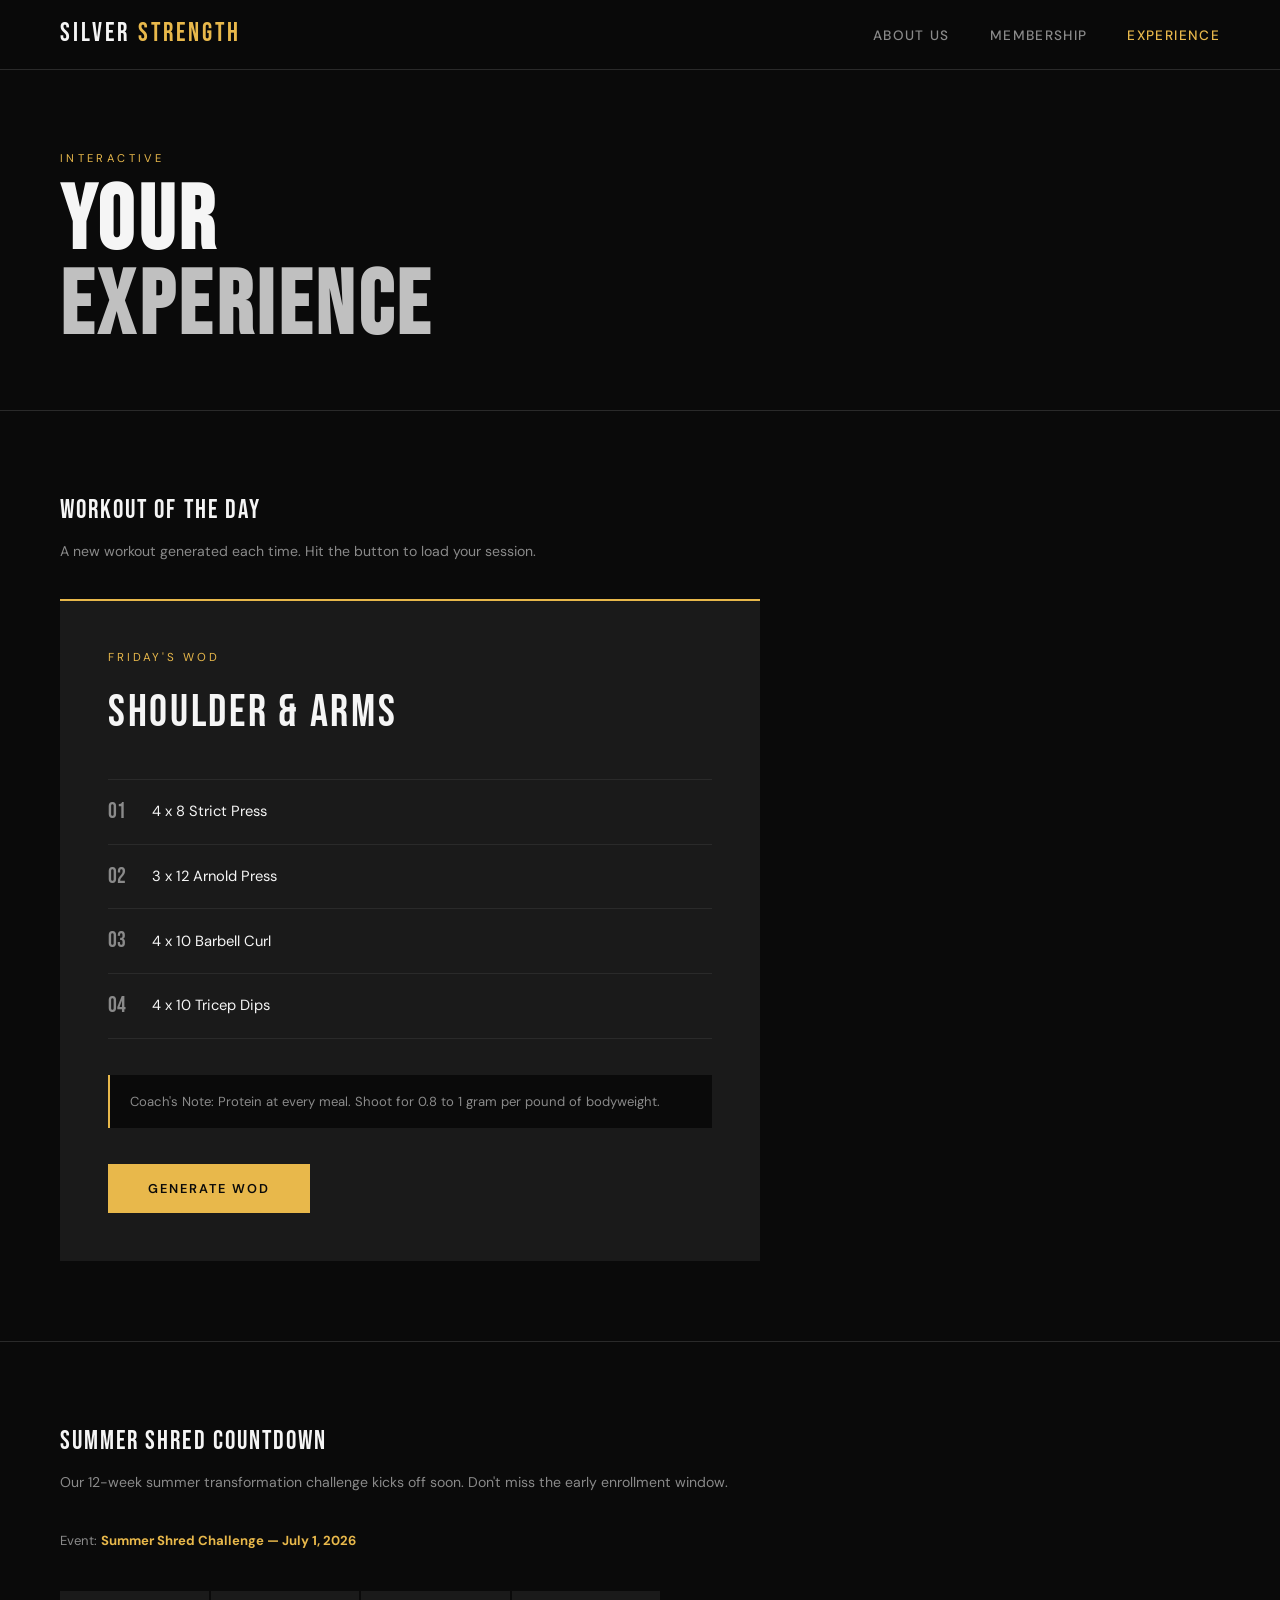
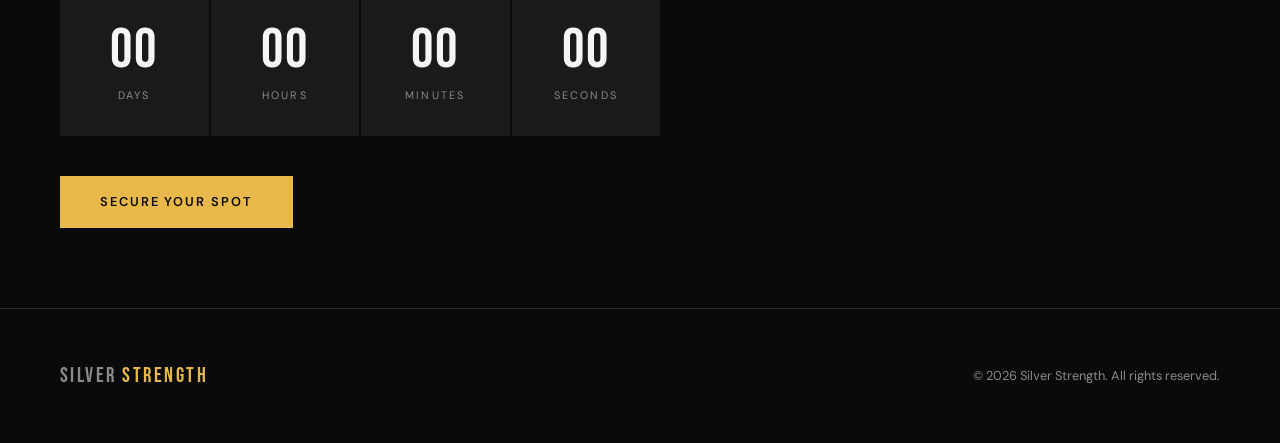
<file: creativity.html>
<!DOCTYPE html>
<html lang="en">
<head>
  <meta charset="UTF-8">
  <meta name="viewport" content="width=device-width, initial-scale=1.0">
  <title>Silver Strength — Experience</title>
  <link rel="stylesheet" href="styles.css">
</head>
<body>

  <nav>
    <a href="index.html" class="nav-logo">SILVER <span>STRENGTH</span></a>
    <ul class="nav-links">
      <li><a href="index.html">About Us</a></li>
      <li><a href="membership.html">Membership</a></li>
      <li><a href="creativity.html" class="active">Experience</a></li>
    </ul>
  </nav>

  <main>
    <div class="page-hero">
      <p class="section-label">Interactive</p>
      <h1>YOUR<br><em>EXPERIENCE</em></h1>
    </div>

    <div class="creativity-section">
      <p class="feature-title">Workout of the Day</p>
      <p class="feature-desc">A new workout generated each time. Hit the button to load your session.</p>

      <div class="wod-box" id="wodBox">
        <p class="wod-day" id="wodDay">Today's WOD</p>
        <p class="wod-name" id="wodName">Load Your Workout</p>
        <ul class="wod-exercises" id="wodList">
          <li><span class="ex-num">—</span>Press the button below to generate today's session.</li>
        </ul>
        <div class="wod-tip" id="wodTip">Your coaching tip will appear here.</div>
        <button class="btn" onclick="generateWOD()">Generate WOD</button>
      </div>
    </div>

    <div class="creativity-section">
      <p class="feature-title">Summer Shred Countdown</p>
      <p class="feature-desc">Our 12-week summer transformation challenge kicks off soon. Don't miss the early enrollment window.</p>

      <div class="event-label">Event: <strong id="eventName">Summer Shred Challenge — July 1, 2026</strong></div>

      <div class="countdown-grid">
        <div class="countdown-unit">
          <div class="cd-num" id="cdDays">--</div>
          <div class="cd-label">Days</div>
        </div>
        <div class="countdown-unit">
          <div class="cd-num" id="cdHours">--</div>
          <div class="cd-label">Hours</div>
        </div>
        <div class="countdown-unit">
          <div class="cd-num" id="cdMins">--</div>
          <div class="cd-label">Minutes</div>
        </div>
        <div class="countdown-unit">
          <div class="cd-num" id="cdSecs">--</div>
          <div class="cd-label">Seconds</div>
        </div>
      </div>

      <a href="membership.html" class="btn" style="margin-top: 20px; display: inline-block;">Secure Your Spot</a>
    </div>
  </main>

  <footer>
    <div class="footer-logo">SILVER <span>STRENGTH</span></div>
    <p>&copy; 2026 Silver Strength. All rights reserved.</p>
  </footer>

  <script src="scripts.js"></script>

</body>
</html>
</file>
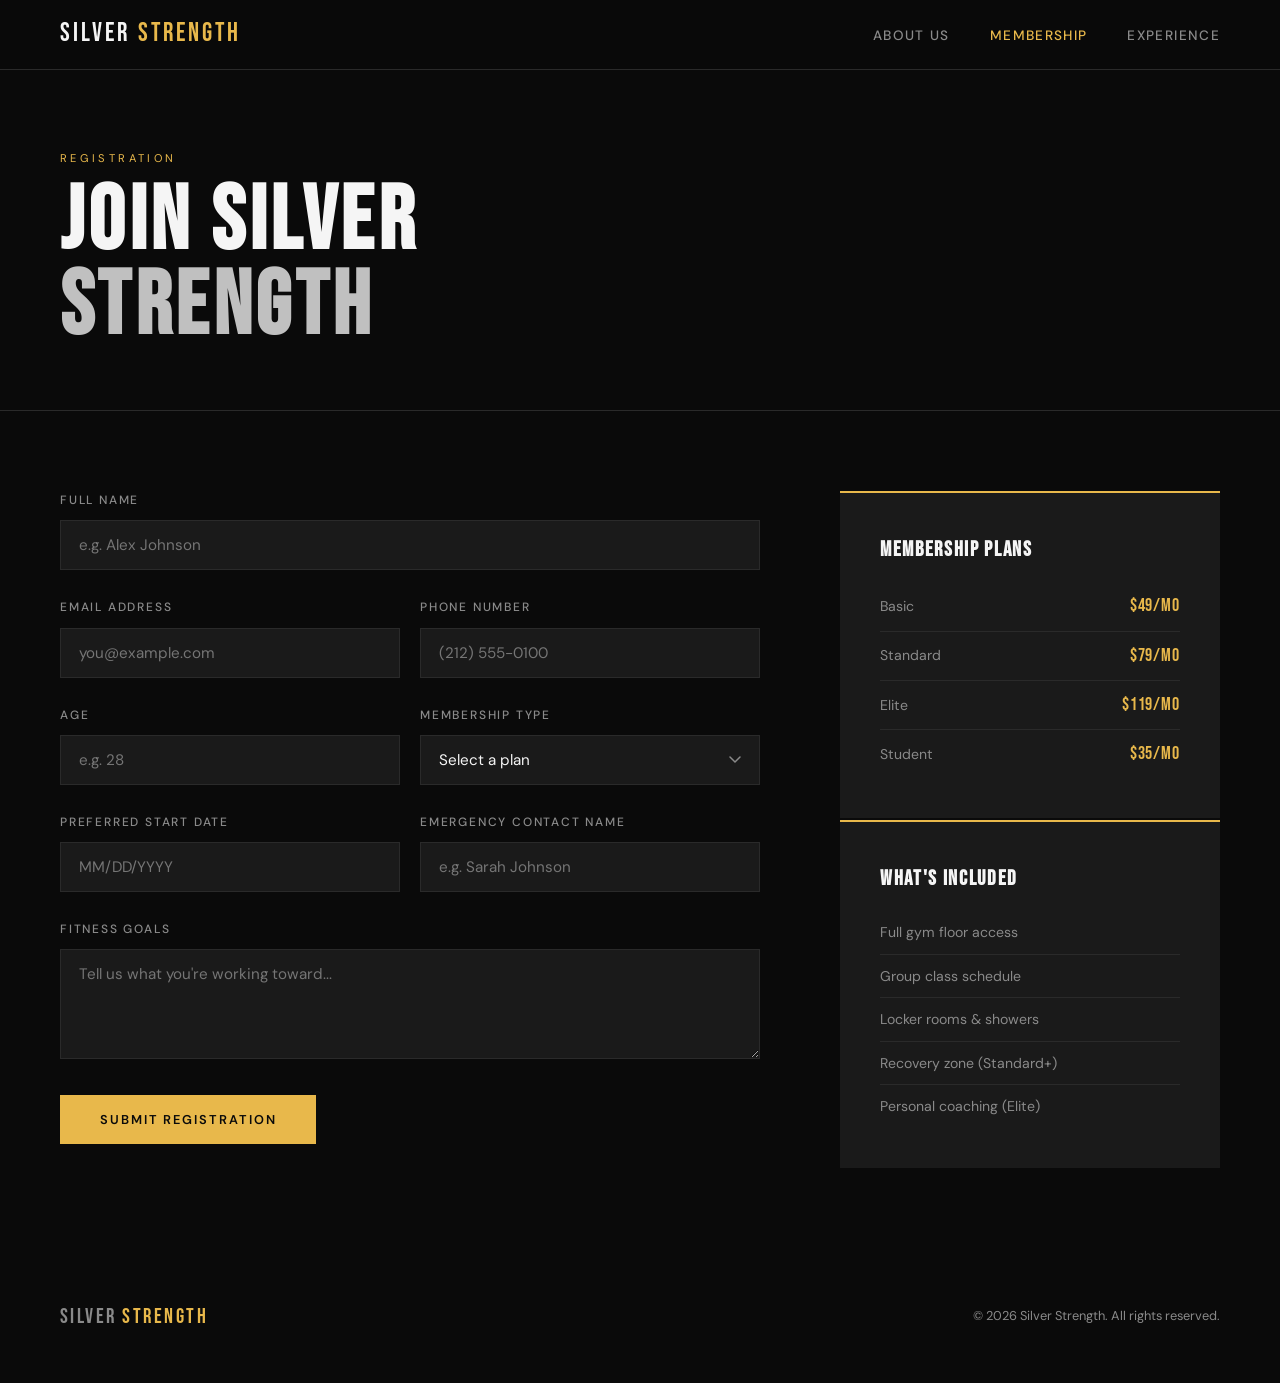
<file: membership.html>
<!DOCTYPE html>
<html lang="en">
<head>
  <meta charset="UTF-8">
  <meta name="viewport" content="width=device-width, initial-scale=1.0">
  <title>Silver Strength — Membership</title>
  <link rel="stylesheet" href="styles.css">
</head>
<body>

  <nav>
    <a href="index.html" class="nav-logo">SILVER <span>STRENGTH</span></a>
    <ul class="nav-links">
      <li><a href="index.html">About Us</a></li>
      <li><a href="membership.html" class="active">Membership</a></li>
      <li><a href="creativity.html">Experience</a></li>
    </ul>
  </nav>

  <main>
    <div class="page-hero">
      <p class="section-label">Registration</p>
      <h1>JOIN SILVER<br><em>STRENGTH</em></h1>
    </div>

    <div class="form-section">
      <div class="form-layout">
        <div>
          <div class="success-banner" id="successBanner">
            Your registration was submitted. Welcome to Silver Strength — we'll be in touch shortly.
          </div>

          <div class="form-group">
            <label for="fullName">Full Name</label>
            <input type="text" id="fullName" placeholder="e.g. Alex Johnson">
            <span class="error-msg" id="fullNameError">Please enter your full name.</span>
          </div>

          <div class="form-row">
            <div class="form-group">
              <label for="email">Email Address</label>
              <input type="text" id="email" placeholder="you@example.com">
              <span class="error-msg" id="emailError">Enter a valid email address.</span>
            </div>
            <div class="form-group">
              <label for="phone">Phone Number</label>
              <input type="text" id="phone" placeholder="(212) 555-0100">
              <span class="error-msg" id="phoneError">Enter a valid US phone number.</span>
            </div>
          </div>

          <div class="form-row">
            <div class="form-group">
              <label for="age">Age</label>
              <input type="text" id="age" placeholder="e.g. 28">
              <span class="error-msg" id="ageError">Age must be between 16 and 99.</span>
            </div>
            <div class="form-group">
              <label for="membershipType">Membership Type</label>
              <select id="membershipType">
                <option value="">Select a plan</option>
                <option value="basic">Basic — $49/mo</option>
                <option value="standard">Standard — $79/mo</option>
                <option value="elite">Elite — $119/mo</option>
                <option value="student">Student — $35/mo</option>
              </select>
              <span class="error-msg" id="membershipTypeError">Please select a membership plan.</span>
            </div>
          </div>

          <div class="form-row">
            <div class="form-group">
              <label for="startDate">Preferred Start Date</label>
              <input type="text" id="startDate" placeholder="MM/DD/YYYY">
              <span class="error-msg" id="startDateError">Enter a valid date (MM/DD/YYYY).</span>
            </div>
            <div class="form-group">
              <label for="emergencyContact">Emergency Contact Name</label>
              <input type="text" id="emergencyContact" placeholder="e.g. Sarah Johnson">
              <span class="error-msg" id="emergencyContactError">Please provide an emergency contact.</span>
            </div>
          </div>

          <div class="form-group">
            <label for="fitnessGoals">Fitness Goals</label>
            <textarea id="fitnessGoals" placeholder="Tell us what you're working toward..."></textarea>
            <span class="error-msg" id="fitnessGoalsError">Please describe your fitness goals.</span>
          </div>

          <button class="btn" onclick="validateForm()">Submit Registration</button>
        </div>

        <div class="form-sidebar">
          <div class="sidebar-box">
            <h3>Membership Plans</h3>
            <ul>
              <li>Basic <span class="price">$49/mo</span></li>
              <li>Standard <span class="price">$79/mo</span></li>
              <li>Elite <span class="price">$119/mo</span></li>
              <li>Student <span class="price">$35/mo</span></li>
            </ul>
          </div>
          <div class="sidebar-box">
            <h3>What's Included</h3>
            <ul>
              <li>Full gym floor access</li>
              <li>Group class schedule</li>
              <li>Locker rooms & showers</li>
              <li>Recovery zone (Standard+)</li>
              <li>Personal coaching (Elite)</li>
            </ul>
          </div>
        </div>
      </div>
    </div>
  </main>

  <footer>
    <div class="footer-logo">SILVER <span>STRENGTH</span></div>
    <p>&copy; 2026 Silver Strength. All rights reserved.</p>
  </footer>

  <script src="scripts.js"></script>

</body>
</html>
</file>
<file: styles.css>
@import url('https://fonts.googleapis.com/css2?family=Bebas+Neue&family=DM+Sans:wght@300;400;500;600&display=swap');

:root {
  --black: #0a0a0a;
  --dark: #111111;
  --card: #1a1a1a;
  --silver: #c0c0c0;
  --silver-dim: #8a8a8a;
  --white: #f5f5f5;
  --accent: #e8b84b;
  --accent-dim: #c9952a;
  --border: #2a2a2a;
}

* {
  margin: 0;
  padding: 0;
  box-sizing: border-box;
}

html {
  scroll-behavior: smooth;
}

body {
  background-color: var(--black);
  color: var(--white);
  font-family: 'DM Sans', sans-serif;
  font-weight: 400;
  line-height: 1.6;
}

nav {
  position: fixed;
  top: 0;
  left: 0;
  right: 0;
  z-index: 100;
  display: flex;
  align-items: center;
  justify-content: space-between;
  padding: 0 60px;
  height: 70px;
  background: rgba(10, 10, 10, 0.95);
  border-bottom: 1px solid var(--border);
  backdrop-filter: blur(10px);
}

.nav-logo {
  font-family: 'Bebas Neue', sans-serif;
  font-size: 1.6rem;
  letter-spacing: 0.12em;
  color: var(--white);
  text-decoration: none;
}

.nav-logo span {
  color: var(--accent);
}

.nav-links {
  display: flex;
  gap: 40px;
  list-style: none;
}

.nav-links a {
  color: var(--silver-dim);
  text-decoration: none;
  font-size: 0.85rem;
  font-weight: 500;
  letter-spacing: 0.1em;
  text-transform: uppercase;
  transition: color 0.2s;
}

.nav-links a:hover,
.nav-links a.active {
  color: var(--accent);
}

main {
  padding-top: 70px;
}

.hero {
  height: 92vh;
  display: flex;
  flex-direction: column;
  justify-content: center;
  padding: 0 60px;
  border-bottom: 1px solid var(--border);
  position: relative;
  overflow: hidden;
}

.hero::before {
  content: 'SS';
  position: absolute;
  right: -20px;
  top: 50%;
  transform: translateY(-50%);
  font-family: 'Bebas Neue', sans-serif;
  font-size: 40vw;
  color: rgba(255,255,255,0.02);
  pointer-events: none;
  line-height: 1;
}

.hero-label {
  font-size: 0.75rem;
  letter-spacing: 0.25em;
  text-transform: uppercase;
  color: var(--accent);
  margin-bottom: 24px;
}

.hero h1 {
  font-family: 'Bebas Neue', sans-serif;
  font-size: clamp(5rem, 12vw, 11rem);
  line-height: 0.9;
  letter-spacing: 0.04em;
  color: var(--white);
  margin-bottom: 32px;
}

.hero h1 em {
  font-style: normal;
  color: var(--silver);
}

.hero-sub {
  max-width: 480px;
  color: var(--silver-dim);
  font-size: 1rem;
  line-height: 1.7;
  margin-bottom: 48px;
}

.btn {
  display: inline-block;
  padding: 16px 40px;
  background: var(--accent);
  color: var(--black);
  font-size: 0.8rem;
  font-weight: 600;
  letter-spacing: 0.15em;
  text-transform: uppercase;
  text-decoration: none;
  transition: background 0.2s, transform 0.2s;
  cursor: pointer;
  border: none;
  font-family: 'DM Sans', sans-serif;
}

.btn:hover {
  background: var(--accent-dim);
  transform: translateY(-1px);
}

.btn-outline {
  background: transparent;
  border: 1px solid var(--silver-dim);
  color: var(--white);
  margin-left: 16px;
}

.btn-outline:hover {
  background: var(--card);
  border-color: var(--white);
  transform: translateY(-1px);
}

section {
  padding: 100px 60px;
  border-bottom: 1px solid var(--border);
}

.section-label {
  font-size: 0.7rem;
  letter-spacing: 0.3em;
  text-transform: uppercase;
  color: var(--accent);
  margin-bottom: 16px;
}

.section-title {
  font-family: 'Bebas Neue', sans-serif;
  font-size: clamp(2.5rem, 5vw, 4rem);
  letter-spacing: 0.05em;
  color: var(--white);
  margin-bottom: 48px;
  line-height: 1;
}

.section-title em {
  font-style: normal;
  color: var(--silver);
}

.two-col {
  display: grid;
  grid-template-columns: 1fr 1fr;
  gap: 80px;
  align-items: center;
}

.three-col {
  display: grid;
  grid-template-columns: repeat(3, 1fr);
  gap: 2px;
}

.values-grid {
  display: grid;
  grid-template-columns: repeat(4, 1fr);
  gap: 2px;
  margin-top: 60px;
}

.value-card {
  background: var(--card);
  padding: 40px 32px;
  border-top: 2px solid var(--accent);
  transition: background 0.2s;
}

.value-card:hover {
  background: #222;
}

.value-card h3 {
  font-family: 'Bebas Neue', sans-serif;
  font-size: 1.4rem;
  letter-spacing: 0.08em;
  color: var(--white);
  margin-bottom: 12px;
}

.value-card p {
  font-size: 0.9rem;
  color: var(--silver-dim);
  line-height: 1.65;
}

.program-card {
  background: var(--card);
  padding: 50px 40px;
}

.program-card h3 {
  font-family: 'Bebas Neue', sans-serif;
  font-size: 1.8rem;
  letter-spacing: 0.06em;
  color: var(--white);
  margin-bottom: 12px;
}

.program-card p {
  font-size: 0.9rem;
  color: var(--silver-dim);
  line-height: 1.7;
  margin-bottom: 20px;
}

.program-card ul {
  list-style: none;
  padding: 0;
}

.program-card ul li {
  font-size: 0.85rem;
  color: var(--silver-dim);
  padding: 6px 0;
  border-top: 1px solid var(--border);
  display: flex;
  align-items: center;
  gap: 10px;
}

.program-card ul li::before {
  content: '';
  width: 5px;
  height: 5px;
  background: var(--accent);
  flex-shrink: 0;
}

.staff-grid {
  display: grid;
  grid-template-columns: repeat(3, 1fr);
  gap: 2px;
  margin-top: 60px;
}

.staff-card {
  background: var(--card);
  padding: 40px;
}

.staff-icon {
  width: 64px;
  height: 64px;
  background: var(--border);
  margin-bottom: 24px;
  display: flex;
  align-items: center;
  justify-content: center;
}

.staff-card h3 {
  font-family: 'Bebas Neue', sans-serif;
  font-size: 1.3rem;
  letter-spacing: 0.08em;
  color: var(--white);
  margin-bottom: 4px;
}

.staff-card .role {
  font-size: 0.78rem;
  color: var(--accent);
  letter-spacing: 0.15em;
  text-transform: uppercase;
  margin-bottom: 14px;
}

.staff-card p {
  font-size: 0.88rem;
  color: var(--silver-dim);
  line-height: 1.65;
}

.stat-row {
  display: grid;
  grid-template-columns: repeat(3, 1fr);
  gap: 2px;
  margin-bottom: 2px;
}

.stat-box {
  background: var(--card);
  padding: 50px 40px;
}

.stat-box .number {
  font-family: 'Bebas Neue', sans-serif;
  font-size: 4rem;
  color: var(--accent);
  line-height: 1;
  letter-spacing: 0.04em;
}

.stat-box .label {
  font-size: 0.78rem;
  letter-spacing: 0.15em;
  text-transform: uppercase;
  color: var(--silver-dim);
  margin-top: 8px;
}

.about-body p {
  font-size: 0.95rem;
  color: var(--silver-dim);
  line-height: 1.8;
  margin-bottom: 20px;
}

.about-body p:last-child {
  margin-bottom: 0;
}

footer {
  padding: 50px 60px;
  display: flex;
  align-items: center;
  justify-content: space-between;
}

.footer-logo {
  font-family: 'Bebas Neue', sans-serif;
  font-size: 1.3rem;
  letter-spacing: 0.12em;
  color: var(--silver-dim);
}

.footer-logo span {
  color: var(--accent);
}

footer p {
  font-size: 0.8rem;
  color: var(--silver-dim);
}

.page-hero {
  padding: 80px 60px 60px;
  border-bottom: 1px solid var(--border);
}

.page-hero .section-label {
  margin-bottom: 12px;
}

.page-hero h1 {
  font-family: 'Bebas Neue', sans-serif;
  font-size: clamp(3rem, 7vw, 6rem);
  letter-spacing: 0.05em;
  line-height: 0.95;
  color: var(--white);
}

.page-hero h1 em {
  font-style: normal;
  color: var(--silver);
}

.form-section {
  padding: 80px 60px;
}

.form-layout {
  display: grid;
  grid-template-columns: 1fr 380px;
  gap: 80px;
  align-items: start;
}

.form-group {
  margin-bottom: 28px;
}

.form-group label {
  display: block;
  font-size: 0.75rem;
  font-weight: 500;
  letter-spacing: 0.15em;
  text-transform: uppercase;
  color: var(--silver-dim);
  margin-bottom: 10px;
}

.form-group input,
.form-group select,
.form-group textarea {
  width: 100%;
  background: var(--card);
  border: 1px solid var(--border);
  color: var(--white);
  padding: 14px 18px;
  font-family: 'DM Sans', sans-serif;
  font-size: 0.95rem;
  outline: none;
  transition: border-color 0.2s;
  appearance: none;
  -webkit-appearance: none;
}

.form-group input:focus,
.form-group select:focus,
.form-group textarea:focus {
  border-color: var(--accent);
}

.form-group input.error,
.form-group select.error,
.form-group textarea.error {
  border-color: #e05252;
}

.form-group textarea {
  resize: vertical;
  min-height: 110px;
}

.form-group select {
  cursor: pointer;
  background-image: url("data:image/svg+xml,%3Csvg xmlns='http://www.w3.org/2000/svg' width='12' height='8' viewBox='0 0 12 8'%3E%3Cpath d='M1 1l5 5 5-5' stroke='%238a8a8a' stroke-width='1.5' fill='none' stroke-linecap='round'/%3E%3C/svg%3E");
  background-repeat: no-repeat;
  background-position: right 18px center;
  padding-right: 44px;
}

.form-group select option {
  background: var(--dark);
}

.form-row {
  display: grid;
  grid-template-columns: 1fr 1fr;
  gap: 20px;
}

.error-msg {
  display: none;
  font-size: 0.78rem;
  color: #e05252;
  margin-top: 6px;
  letter-spacing: 0.02em;
}

.error-msg.visible {
  display: block;
}

.form-sidebar {
  position: sticky;
  top: 90px;
}

.sidebar-box {
  background: var(--card);
  padding: 40px;
  border-top: 2px solid var(--accent);
  margin-bottom: 2px;
}

.sidebar-box h3 {
  font-family: 'Bebas Neue', sans-serif;
  font-size: 1.3rem;
  letter-spacing: 0.08em;
  color: var(--white);
  margin-bottom: 16px;
}

.sidebar-box ul {
  list-style: none;
  padding: 0;
}

.sidebar-box ul li {
  font-size: 0.88rem;
  color: var(--silver-dim);
  padding: 10px 0;
  border-bottom: 1px solid var(--border);
  display: flex;
  justify-content: space-between;
  align-items: center;
}

.sidebar-box ul li:last-child {
  border-bottom: none;
}

.price {
  font-family: 'Bebas Neue', sans-serif;
  font-size: 1.1rem;
  color: var(--accent);
  letter-spacing: 0.05em;
}

.success-banner {
  display: none;
  background: #1a2e1a;
  border: 1px solid #3a6b3a;
  padding: 20px 24px;
  margin-bottom: 32px;
  font-size: 0.9rem;
  color: #7bc67b;
}

.success-banner.visible {
  display: block;
}

.creativity-section {
  padding: 80px 60px;
  border-bottom: 1px solid var(--border);
}

.feature-title {
  font-family: 'Bebas Neue', sans-serif;
  font-size: 1.6rem;
  letter-spacing: 0.08em;
  color: var(--white);
  margin-bottom: 8px;
}

.feature-desc {
  font-size: 0.88rem;
  color: var(--silver-dim);
  margin-bottom: 36px;
}

.wod-box {
  background: var(--card);
  border-top: 2px solid var(--accent);
  padding: 48px;
  max-width: 700px;
}

.wod-day {
  font-size: 0.72rem;
  letter-spacing: 0.25em;
  text-transform: uppercase;
  color: var(--accent);
  margin-bottom: 10px;
}

.wod-name {
  font-family: 'Bebas Neue', sans-serif;
  font-size: 2.8rem;
  letter-spacing: 0.06em;
  color: var(--white);
  margin-bottom: 30px;
}

.wod-exercises {
  list-style: none;
  padding: 0;
  margin-bottom: 36px;
}

.wod-exercises li {
  display: flex;
  align-items: center;
  gap: 16px;
  padding: 14px 0;
  border-top: 1px solid var(--border);
  font-size: 0.92rem;
  color: var(--white);
}

.wod-exercises li:last-child {
  border-bottom: 1px solid var(--border);
}

.wod-exercises li .ex-num {
  font-family: 'Bebas Neue', sans-serif;
  font-size: 1.4rem;
  color: var(--silver-dim);
  width: 28px;
  flex-shrink: 0;
}

.wod-tip {
  font-size: 0.82rem;
  color: var(--silver-dim);
  padding: 16px 20px;
  background: var(--black);
  border-left: 2px solid var(--accent);
  margin-bottom: 36px;
  line-height: 1.6;
}

.countdown-grid {
  display: grid;
  grid-template-columns: repeat(4, 1fr);
  gap: 2px;
  max-width: 600px;
  margin-bottom: 20px;
}

.countdown-unit {
  background: var(--card);
  padding: 32px 20px;
  text-align: center;
}

.countdown-unit .cd-num {
  font-family: 'Bebas Neue', sans-serif;
  font-size: 3.5rem;
  color: var(--white);
  letter-spacing: 0.04em;
  line-height: 1;
}

.countdown-unit .cd-label {
  font-size: 0.68rem;
  letter-spacing: 0.2em;
  text-transform: uppercase;
  color: var(--silver-dim);
  margin-top: 8px;
}

.event-label {
  font-size: 0.82rem;
  color: var(--silver-dim);
  margin-bottom: 40px;
}

.event-label strong {
  color: var(--accent);
}

.gym-photos-section {
  padding: 100px 60px;
  border-bottom: 1px solid var(--border);
}

.gym-photo-grid {
  display: grid;
  grid-template-columns: 2fr 1fr 1fr;
  grid-template-rows: 320px 220px;
  gap: 3px;
  margin-top: 48px;
}

.gym-photo--large {
  grid-row: 1 / 3;
}

.gym-photo-stack {
  display: flex;
  flex-direction: column;
  gap: 3px;
  grid-row: 1 / 3;
}

.gym-photo-stack .gym-photo {
  flex: 1;
}

.gym-photo {
  position: relative;
  overflow: hidden;
  background: var(--card);
}

.gym-photo img {
  width: 100%;
  height: 100%;
  object-fit: cover;
  display: block;
  transition: transform 0.5s ease;
  filter: grayscale(20%);
}

.gym-photo:hover img {
  transform: scale(1.04);
  filter: grayscale(0%);
}

.photo-label {
  position: absolute;
  bottom: 0;
  left: 0;
  right: 0;
  padding: 12px 18px;
  background: linear-gradient(transparent, rgba(0,0,0,0.75));
  font-size: 0.72rem;
  letter-spacing: 0.2em;
  text-transform: uppercase;
  color: var(--silver);
  opacity: 0;
  transition: opacity 0.3s;
}

.gym-photo:hover .photo-label {
  opacity: 1;
}

.gym-photo.photo-placeholder {
  background: var(--card);
  border: 1px dashed var(--border);
  display: flex;
  align-items: center;
  justify-content: center;
}

.gym-photo.photo-placeholder::after {
  content: attr(data-slot);
  font-size: 0.72rem;
  letter-spacing: 0.15em;
  text-transform: uppercase;
  color: var(--silver-dim);
  pointer-events: none;
}

.gym-photo.photo-placeholder img {
  display: none;
}

.staff-photo {
  width: 100%;
  aspect-ratio: 3 / 4;
  overflow: hidden;
  background: var(--card);
  margin-bottom: 24px;
  position: relative;
}

.staff-photo img {
  width: 100%;
  height: 100%;
  object-fit: cover;
  object-position: top center;
  display: block;
  filter: grayscale(15%);
  transition: filter 0.3s, transform 0.4s;
}

.staff-card:hover .staff-photo img {
  filter: grayscale(0%);
  transform: scale(1.03);
}

.staff-photo.staff-photo--fallback {
  display: flex;
  align-items: center;
  justify-content: center;
  border: 1px dashed var(--border);
}

.staff-photo.staff-photo--fallback::after {
  content: 'Add Photo';
  font-size: 0.72rem;
  letter-spacing: 0.15em;
  text-transform: uppercase;
  color: var(--silver-dim);
}

.staff-photo.staff-photo--fallback img {
  display: none;
}

@media (max-width: 900px) {
  nav { padding: 0 24px; }
  .hero { padding: 0 24px; }
  section { padding: 60px 24px; }
  .page-hero { padding: 60px 24px 40px; }
  .form-section { padding: 60px 24px; }
  .creativity-section { padding: 60px 24px; }
  footer { padding: 40px 24px; flex-direction: column; gap: 16px; text-align: center; }

  .two-col { grid-template-columns: 1fr; gap: 40px; }
  .three-col { grid-template-columns: 1fr; }
  .values-grid { grid-template-columns: 1fr 1fr; }
  .staff-grid { grid-template-columns: 1fr; }
  .stat-row { grid-template-columns: 1fr; }
  .form-layout { grid-template-columns: 1fr; gap: 40px; }
  .form-row { grid-template-columns: 1fr; }
  .countdown-grid { grid-template-columns: repeat(2, 1fr); }
  .gym-photos-section { padding: 60px 24px; }
  .gym-photo-grid {
    grid-template-columns: 1fr 1fr;
    grid-template-rows: 220px 180px 180px;
  }
  .gym-photo--large { grid-row: 1 / 2; grid-column: 1 / 3; }
  .gym-photo-stack { grid-row: 2 / 3; grid-column: 1 / 3; flex-direction: row; }
  .staff-photo { aspect-ratio: 1 / 1; }
}
</file>
